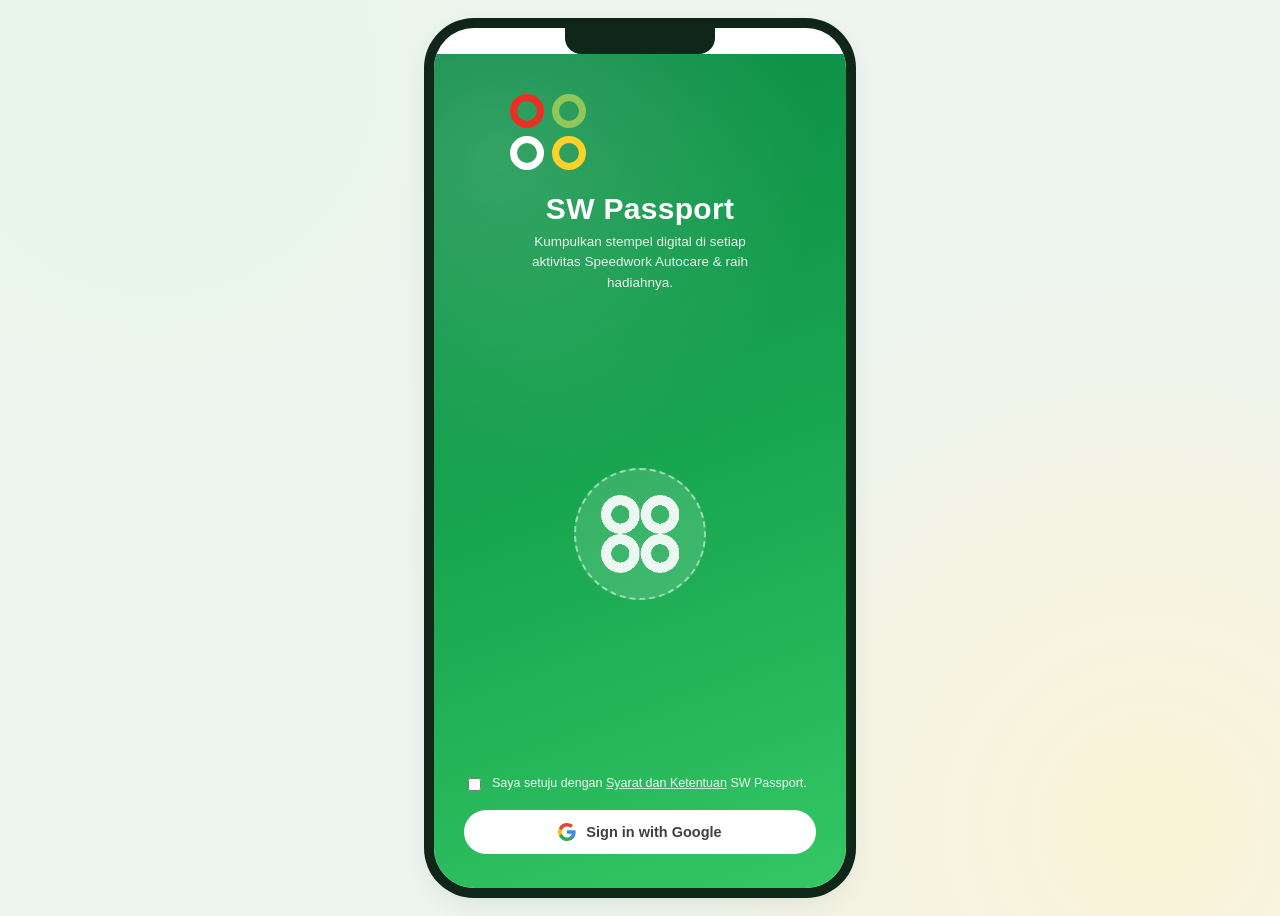
<file: speedwork-passport/index.html>
<!doctype html>
<html lang="id">
<head>
<meta charset="utf-8">
<meta name="viewport" content="width=device-width, initial-scale=1, viewport-fit=cover">
<title>SW Passport — Speedwork Autocare</title>
<link rel="stylesheet" href="css/style.css">
</head>
<body>
<div class="phone" id="phone">
  <div class="phone__notch"></div>

  <!-- ================= LOGIN ================= -->
  <section class="screen is-active" id="screen-login">
    <div class="login">
      <div>
        <div class="login__dots"><span></span><span></span><span></span><span></span></div>
        <h1 class="login__title">SW Passport</h1>
        <p class="login__subtitle">Kumpulkan stempel digital di setiap aktivitas Speedwork Autocare &amp; raih hadiahnya.</p>
      </div>

      <div class="login__badge"><img src="assets/speedwork-mark.png" alt="" style="width:78px;height:78px;object-fit:contain;filter:brightness(0) invert(1);opacity:.9"></div>

      <div class="login__foot">
        <label class="login__terms">
          <input type="checkbox" id="tnc-check">
          <span>Saya setuju dengan <u id="tnc-link">Syarat dan Ketentuan</u> SW Passport.</span>
        </label>
        <button class="btn--google" id="btn-google" disabled>
          <svg width="18" height="18" viewBox="0 0 18 18"><path fill="#4285F4" d="M17.64 9.2c0-.64-.06-1.25-.16-1.84H9v3.48h4.84a4.14 4.14 0 0 1-1.8 2.72v2.26h2.9c1.7-1.56 2.7-3.87 2.7-6.62z"/><path fill="#34A853" d="M9 18c2.43 0 4.47-.8 5.96-2.18l-2.9-2.26c-.8.54-1.84.86-3.06.86-2.35 0-4.34-1.59-5.05-3.72H.98v2.33A9 9 0 0 0 9 18z"/><path fill="#FBBC05" d="M3.95 10.7A5.4 5.4 0 0 1 3.67 9c0-.59.1-1.17.28-1.7V4.97H.98A9 9 0 0 0 0 9c0 1.45.35 2.83.98 4.03l2.97-2.33z"/><path fill="#EA4335" d="M9 3.58c1.32 0 2.51.45 3.44 1.35l2.58-2.58C13.46.89 11.43 0 9 0A9 9 0 0 0 .98 4.97L3.95 7.3C4.66 5.17 6.65 3.58 9 3.58z"/></svg>
          Sign in with Google
        </button>
      </div>
    </div>
  </section>

  <!-- ================= HOME ================= -->
  <section class="screen" id="screen-home">
    <div class="topbar">
      <div class="topbar__brand"><img src="assets/speedwork-logo.png" alt="Speedwork Autocare"></div>
      <button class="topbar__back" id="btn-notif-bell" title="Notifikasi"><span data-icon="bell"></span></button>
    </div>
    <div class="screen__scroll">
      <div class="profile-card" id="profile-card">
        <div class="profile-card__avatar" id="home-avatar">D</div>
        <div>
          <div class="profile-card__name" id="home-name">-</div>
          <div class="profile-card__id" id="home-gtid">-</div>
        </div>
        <div class="profile-card__chevron"><span data-icon="chevron"></span></div>
      </div>

      <div class="banner" id="banner-install">
        <div class="banner__icon"><span data-icon="download"></span></div>
        <div>
          <div class="banner__title">Install Aplikasi</div>
          <div class="banner__desc">Tambahkan SW Passport ke HP Anda.</div>
        </div>
        <div class="banner__action">
          <button class="btn btn--pill-sm" id="btn-install">Install</button>
          <button class="btn btn--ghost" id="btn-install-skip" style="padding:6px 6px;font-size:11.5px">Skip</button>
        </div>
      </div>

      <div class="banner" id="banner-notif">
        <div class="banner__icon"><span data-icon="bell"></span></div>
        <div>
          <div class="banner__title">Notifikasi</div>
          <div class="banner__desc">Terima update passport di HP ini.</div>
        </div>
        <div class="banner__action">
          <button class="btn btn--pill-sm" id="btn-notif">Aktifkan</button>
        </div>
      </div>

      <div class="progress-block">
        <div class="progress-block__head">
          <div class="progress-block__label">Progres Stamp</div>
          <div class="progress-block__count"><span id="home-progress-num">0/9</span><br><small>Stamp Terkumpul</small></div>
        </div>
        <div class="progress-bar"><div class="progress-bar__fill" id="home-progress-fill" style="width:0%"></div></div>
      </div>

      <div class="section-title" style="margin-top:20px">Event Aktif</div>
      <div class="passport-cover" id="open-passport">
        <div class="passport-cover__label" id="active-event-label">SPEEDWORK AUTOCARE</div>
        <div class="passport-cover__title" id="active-event-title">SW Passport 2026</div>
        <div class="passport-cover__badge" id="passport-cover-mark"></div>
        <div class="passport-cover__foot"><span>Buka Passport</span><span data-icon="chevron"></span></div>
      </div>

      <div class="section-title">Riwayat Event</div>
      <div id="event-history-list" class="stamplist" style="margin-top:0"></div>

      <div class="section-title"><span data-icon="id"></span> Menu Cepat</div>
      <div class="stamplist" style="margin-top:0">
        <div class="stampitem" id="quick-area">
          <div class="stampitem__num"><span data-icon-color="area"></span></div>
          <div><div class="stampitem__name">Cari Bengkel Terdekat</div><div class="stampitem__desc">Lihat lokasi booth &amp; bengkel mitra</div></div>
          <div class="stampitem__status" style="border:none"><span data-icon="chevron"></span></div>
        </div>
        <div class="stampitem" id="quick-gallery">
          <div class="stampitem__num"><span data-icon-color="gallery"></span></div>
          <div><div class="stampitem__name">Galeri &amp; Promo</div><div class="stampitem__desc">Katalog produk &amp; keseruan event</div></div>
          <div class="stampitem__status" style="border:none"><span data-icon="chevron"></span></div>
        </div>
      </div>
    </div>
    <div class="bottomnav" data-nav></div>
  </section>

  <!-- ================= PASSPORT ================= -->
  <section class="screen" id="screen-passport">
    <div class="topbar">
      <button class="topbar__back" data-go="screen-home"><span data-icon="back"></span></button>
      <div class="topbar__title" id="passport-topbar-title">SW Passport</div>
      <button class="btn btn--pill-sm" id="btn-switch-event" style="margin-left:auto">Ganti Event</button>
    </div>
    <div class="screen__scroll">
      <div class="event-status" id="event-status-banner" style="display:none">
        <span data-icon="check"></span> <span id="event-status-text">Event ini sudah selesai</span>
      </div>
      <div class="passport-book-wrap">
        <div class="passport-book" id="passport-book">
          <div class="passport-book__head">
            <div class="passport-book__event" id="passport-book-event">SPEEDWORK SERVICE PASSPORT 2026</div>
            <div class="passport-book__sub" id="passport-book-sub">Ikuti alur di bawah &amp; kumpulkan seluruh stempel</div>
          </div>
          <div class="stampmap" id="stampmap">
            <svg class="connectors" id="stampmap-svg"></svg>
          </div>
        </div>
        <div class="passport-ribbon" id="passport-ribbon" style="display:none">Event Selesai</div>
      </div>

      <div class="viewtabs">
        <button class="is-active" id="tab-map" data-view="map">Peta Perjalanan</button>
        <button id="tab-list" data-view="list">Daftar Stamp</button>
      </div>

      <div class="stamplist" id="stamplist" style="display:none"></div>
    </div>
    <div class="bottomnav" data-nav></div>
  </section>

  <!-- ================= AREA ================= -->
  <section class="screen" id="screen-area">
    <div class="topbar">
      <button class="topbar__back" data-go="screen-home"><span data-icon="back"></span></button>
      <div class="topbar__title">Area &amp; Lokasi</div>
    </div>
    <div class="screen__scroll">
      <div class="map-placeholder">Peta lokasi booth &amp; bengkel mitra Speedwork Autocare<br>(ilustrasi — data contoh)</div>
      <div id="branch-list"></div>
    </div>
    <div class="bottomnav" data-nav></div>
  </section>

  <!-- ================= GALLERY ================= -->
  <section class="screen" id="screen-gallery">
    <div class="topbar">
      <button class="topbar__back" data-go="screen-home"><span data-icon="back"></span></button>
      <div class="topbar__title">Gallery</div>
    </div>
    <div class="screen__scroll">
      <div class="gallery-grid" id="gallery-grid"></div>
    </div>
    <div class="bottomnav" data-nav></div>
  </section>

  <!-- ================= PROFILE / GT.ID ================= -->
  <section class="screen" id="screen-profile">
    <div class="topbar">
      <button class="topbar__back" data-go="screen-home"><span data-icon="back"></span></button>
      <div class="topbar__title">SW.ID</div>
    </div>
    <div class="screen__scroll">
      <div class="id-card">
        <div class="id-card__avatar" id="profile-avatar">D</div>
        <div class="id-card__name" id="profile-name">-</div>
        <div class="id-card__id" id="profile-gtid">-</div>
        <canvas id="profile-qr" width="180" height="180"></canvas>
      </div>
      <div class="stat-row">
        <div class="stat-box"><div class="stat-box__num" id="profile-stamps">0/9</div><div class="stat-box__label">Stamp Terkumpul</div></div>
        <div class="stat-box"><div class="stat-box__num" id="profile-since">-</div><div class="stat-box__label">Member Sejak</div></div>
      </div>
      <button class="btn btn--outline btn--block" id="btn-logout" style="margin-top:18px">Keluar Akun</button>
    </div>
    <div class="bottomnav" data-nav></div>
  </section>

  <!-- ============ OVERLAY: stamp detail / QR ============ -->
  <div class="overlay" id="overlay-stamp">
    <div class="sheet">
      <button class="sheet__close" data-close-overlay><span data-icon="close"></span></button>
      <div id="stampdetail-icon" style="width:44px;height:44px;border-radius:12px;background:var(--green-pale);color:var(--green-dark);display:flex;align-items:center;justify-content:center;margin-bottom:10px"></div>
      <div class="sheet__title" id="stampdetail-title">Stamp</div>
      <div class="sheet__desc" id="stampdetail-desc">-</div>

      <div id="stampdetail-todo">
        <button class="btn btn--primary" id="btn-show-qr">Tunjukkan QR ke Staff</button>
      </div>

      <div id="stampdetail-qr" class="qrbox" style="display:none">
        <canvas id="qr-canvas"></canvas>
        <div class="qrbox__id" id="qr-gtid">SW.ID-000000</div>
        <div class="qrbox__hint">Tunjukkan QR ini ke staff Speedwork di lokasi</div>
        <div class="qrbox__status"><span class="dot-pulse"></span><span id="qr-status-text">Menunggu discan staff…</span></div>
      </div>

      <div id="stampdetail-done" style="display:none;text-align:center;padding:6px 0">
        <div style="color:var(--green-dark);font-weight:800;font-size:14px"><span data-icon="check"></span> Stamp sudah diklaim</div>
      </div>

      <div id="stampdetail-closed" style="display:none;text-align:center;padding:6px 0">
        <div style="color:var(--ink-soft);font-weight:700;font-size:13px">Event ini sudah selesai — stempel tidak bisa diklaim lagi.</div>
      </div>
    </div>
  </div>

  <!-- ============ OVERLAY: stamp claimed success ============ -->
  <div class="overlay" id="overlay-success">
    <div class="sheet">
      <div class="stampdone">
        <div class="stampdone__seal" id="success-seal"></div>
        <div class="stampdone__title" id="success-title">Stamp berhasil diklaim!</div>
        <div class="stampdone__desc" id="success-desc">Progres passport kamu bertambah.</div>
        <button class="btn btn--primary" data-close-overlay>Lanjutkan</button>
      </div>
    </div>
  </div>

  <!-- ============ OVERLAY: event switcher ============ -->
  <div class="overlay" id="overlay-events">
    <div class="sheet">
      <button class="sheet__close" data-close-overlay><span data-icon="close"></span></button>
      <div class="sheet__title">Pilih Event</div>
      <div class="sheet__desc">Passport dipakai untuk semua event offline Speedwork Autocare. Pilih event untuk lihat progres stempelnya.</div>
      <div id="event-switch-list" class="stamplist" style="margin-top:0"></div>
    </div>
  </div>

  <!-- ============ OVERLAY: T&C ============ -->
  <div class="overlay" id="overlay-tnc">
    <div class="sheet">
      <button class="sheet__close" data-close-overlay><span data-icon="close"></span></button>
      <div class="sheet__title">Syarat &amp; Ketentuan</div>
      <div class="sheet__desc">
        Ini adalah demo aplikasi gamifikasi SW Passport untuk Speedwork Autocare.
        Dengan melanjutkan, kamu setuju data nama &amp; progres stamp disimpan secara lokal
        di perangkat/browser ini untuk keperluan simulasi program passport.
      </div>
      <button class="btn btn--primary" data-close-overlay>Mengerti</button>
    </div>
  </div>

  <div class="toast" id="toast"></div>
</div>

<script src="js/app.js"></script>
<script src="js/customer.js"></script>
</body>
</html>
</file>
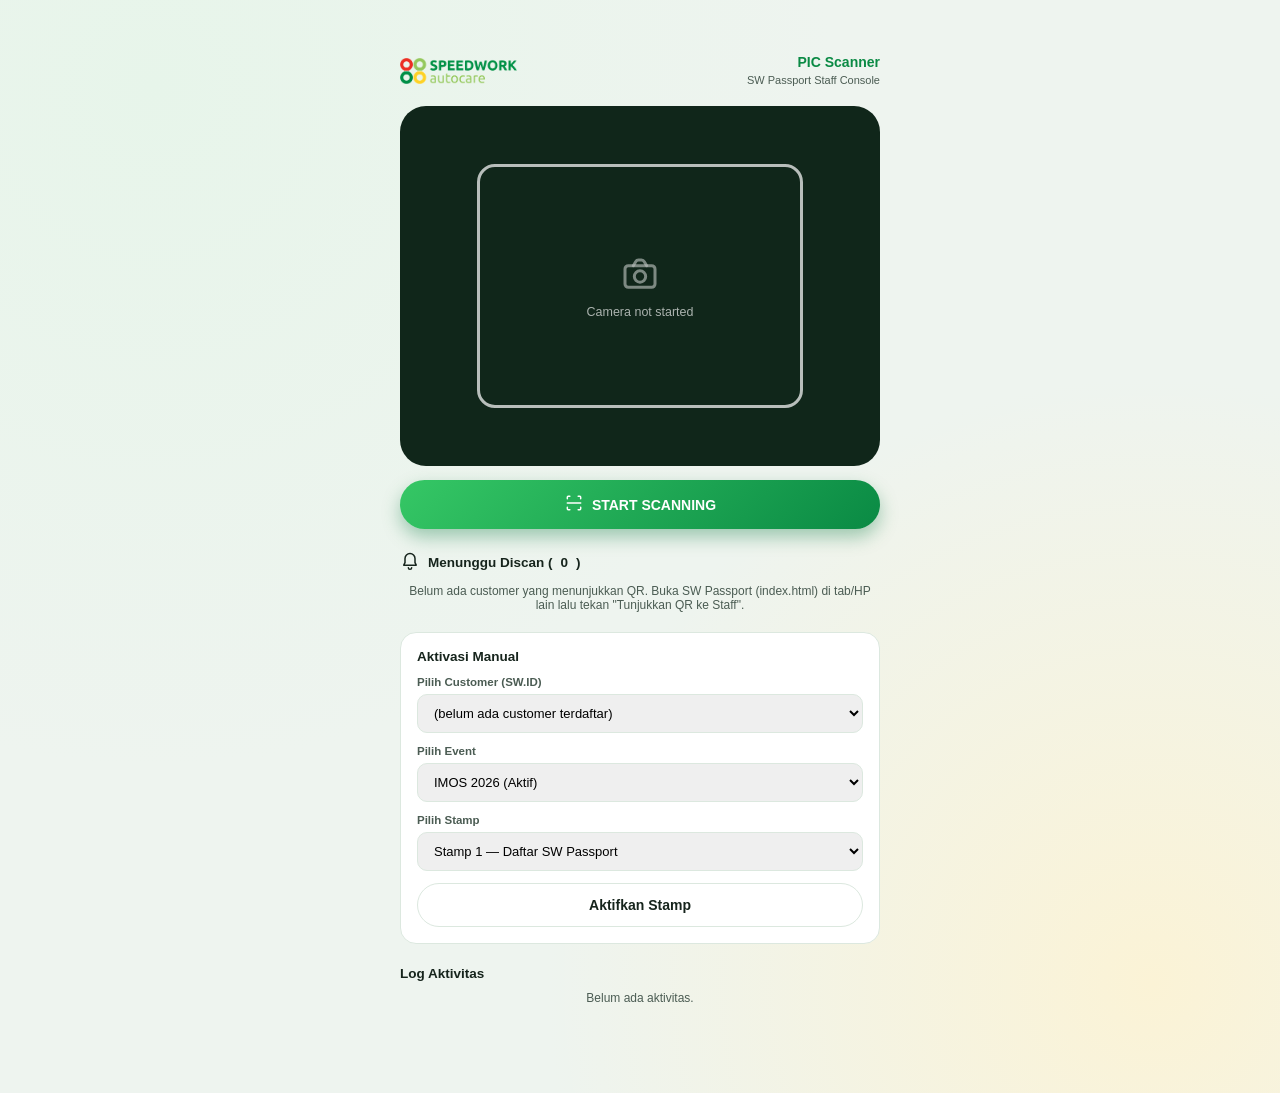
<file: speedwork-passport/staff.html>
<!doctype html>
<html lang="id">
<head>
<meta charset="utf-8">
<meta name="viewport" content="width=device-width, initial-scale=1, viewport-fit=cover">
<title>PIC Scanner — Speedwork Autocare</title>
<link rel="stylesheet" href="css/style.css">
<style>
  body{ align-items:flex-start; }
  .staff-page{ width:100%; padding:26px 16px 60px; }
</style>
</head>
<body>
<div class="staff-page">
  <div class="staff-wrap">
    <div class="staff-header">
      <img src="assets/speedwork-logo.png" alt="Speedwork Autocare">
      <div class="staff-header__title"><strong>PIC Scanner</strong><span>SW Passport Staff Console</span></div>
    </div>

    <div class="scanner-box" id="scanner-box">
      <video id="scanner-video" autoplay playsinline muted></video>
      <div class="scanner-box__frame"></div>
      <div class="scanner-box__scanline"></div>
      <div class="scanner-box__idle" id="scanner-idle">
        <span data-icon="camera"></span>
        <div>Camera not started</div>
      </div>
    </div>
    <button class="btn btn--primary" id="btn-start-scan"><span data-icon="scan"></span> START SCANNING</button>

    <div class="pending-list">
      <div class="section-title" style="margin-top:22px"><span data-icon="bell"></span> Menunggu Discan (<span id="pending-count">0</span>)</div>
      <div id="pending-items"></div>
      <div class="empty-hint" id="pending-empty">Belum ada customer yang menunjukkan QR. Buka SW Passport (index.html) di tab/HP lain lalu tekan "Tunjukkan QR ke Staff".</div>
    </div>

    <div class="manual-box">
      <div class="section-title" style="margin:0 0 12px">Aktivasi Manual</div>
      <label for="manual-gtid">Pilih Customer (SW.ID)</label>
      <select id="manual-gtid"></select>
      <label for="manual-event">Pilih Event</label>
      <select id="manual-event"></select>
      <label for="manual-stamp">Pilih Stamp</label>
      <select id="manual-stamp"></select>
      <button class="btn btn--outline btn--block" id="btn-manual-activate">Aktifkan Stamp</button>
    </div>

    <div class="log-list">
      <div class="section-title" style="margin-top:22px">Log Aktivitas</div>
      <div id="log-items"></div>
      <div class="empty-hint" id="log-empty">Belum ada aktivitas.</div>
    </div>
  </div>
</div>

<div class="toast" id="toast" style="position:fixed;bottom:26px;left:50%;transform:translateX(-50%)"></div>

<script src="js/app.js"></script>
<script src="js/staff.js"></script>
</body>
</html>
</file>
<file: speedwork-passport/css/style.css>
/* Speedwork Autocare — SW Passport gamification demo
   Green brand theme derived from the Speedwork Autocare logo. */

:root {
  --green-dark: #0a8a44;
  --green: #1aa851;
  --green-mid: #35c765;
  --green-light: #91c759;
  --green-pale: #e7f5ea;
  --green-pale-2: #d5efdc;
  --paper: #fbf6e8;
  --paper-dark: #f2e9cf;
  --paper-line: #e2d3a4;
  --paper-ink: #4a3c1e;
  --red: #eb2f23;
  --yellow: #fed22a;
  --ink: #16241c;
  --ink-soft: #4b5c53;
  --line: #dce8df;
  --bg: #eef4ef;
  --card: #ffffff;
  --shadow: 0 10px 30px rgba(0, 60, 30, 0.12);
  --shadow-sm: 0 2px 10px rgba(0, 60, 30, 0.08);
  --radius-lg: 26px;
  --radius-md: 16px;
  --radius-sm: 10px;
  font-size: 16px;
}

* { box-sizing: border-box; }

svg.ic { width: 20px; height: 20px; flex-shrink: 0; display: inline-block; }
svg.ic-color { width: 26px; height: 26px; flex-shrink: 0; display: inline-block; }

html, body {
  margin: 0;
  padding: 0;
  background: var(--bg);
  color: var(--ink);
  font-family: "Segoe UI", Roboto, Helvetica, Arial, sans-serif;
  -webkit-font-smoothing: antialiased;
}

body {
  min-height: 100vh;
  background:
    radial-gradient(circle at 12% 8%, var(--green-pale) 0%, transparent 45%),
    radial-gradient(circle at 90% 90%, #fbf3d6 0%, transparent 40%),
    var(--bg);
  display: flex;
  align-items: flex-start;
  justify-content: center;
  padding: 28px 12px;
}

a { color: inherit; }
button { font-family: inherit; }

/* ---------- Phone shell ---------- */

.phone {
  position: relative;
  width: 100%;
  max-width: 412px;
  min-height: 860px;
  background: var(--card);
  border-radius: 40px;
  box-shadow: var(--shadow), 0 0 0 10px #10261a;
  overflow: hidden;
  display: flex;
  flex-direction: column;
}

.phone__notch {
  position: absolute;
  top: 0;
  left: 50%;
  transform: translateX(-50%);
  width: 150px;
  height: 26px;
  background: #10261a;
  border-radius: 0 0 16px 16px;
  z-index: 40;
}

.screen {
  flex: 1;
  display: none;
  flex-direction: column;
  min-height: 100%;
  padding-top: 26px;
}

.screen.is-active { display: flex; }

.screen__scroll {
  flex: 1;
  overflow-y: auto;
  padding: 18px 18px 100px;
}
.screen__scroll::-webkit-scrollbar { width: 0; }

/* ---------- Top bar ---------- */

.topbar {
  display: flex;
  align-items: center;
  gap: 10px;
  padding: 14px 16px 10px;
  background: var(--card);
}

.topbar__brand {
  display: flex;
  align-items: center;
  gap: 8px;
  flex: 1;
}

.topbar__brand img { height: 20px; }

.topbar__back {
  width: 34px;
  height: 34px;
  border-radius: 50%;
  border: none;
  background: var(--green-pale);
  color: var(--green-dark);
  font-size: 16px;
  display: flex;
  align-items: center;
  justify-content: center;
  cursor: pointer;
}

.topbar__title {
  font-weight: 800;
  font-size: 15px;
  letter-spacing: .02em;
  color: var(--green-dark);
  flex: 1;
  min-width: 0;
  overflow: hidden;
  text-overflow: ellipsis;
  white-space: nowrap;
}

/* ---------- Buttons ---------- */

.btn {
  border: none;
  border-radius: 999px;
  padding: 13px 18px;
  font-weight: 700;
  font-size: 14px;
  cursor: pointer;
  display: inline-flex;
  align-items: center;
  justify-content: center;
  gap: 8px;
  transition: transform .12s ease, box-shadow .12s ease;
}
.btn:active { transform: scale(.97); }

.btn--primary {
  background: linear-gradient(135deg, var(--green-mid), var(--green-dark));
  color: #fff;
  box-shadow: 0 8px 18px rgba(0, 117, 58, 0.35);
  width: 100%;
}

.btn--outline {
  background: #fff;
  border: 1.5px solid var(--line);
  color: var(--ink);
}

.btn--pill-sm {
  padding: 7px 14px;
  font-size: 12.5px;
  background: var(--green-dark);
  color: #fff;
}

.btn--ghost {
  background: transparent;
  color: var(--green-dark);
  font-weight: 700;
}

.btn--block { width: 100%; }
.btn[disabled] { opacity: .55; cursor: default; }

/* ---------- Login screen ---------- */

.login {
  flex: 1;
  display: flex;
  flex-direction: column;
  align-items: center;
  justify-content: space-between;
  padding: 40px 30px 34px;
  background:
    radial-gradient(circle at 15% 12%, rgba(255,255,255,.16) 0, transparent 40%),
    linear-gradient(160deg, var(--green-dark) 0%, var(--green) 55%, var(--green-mid) 100%);
  color: #fff;
  text-align: center;
}

.login__dots {
  display: grid;
  grid-template-columns: repeat(2, 34px);
  gap: 8px;
  margin-bottom: 22px;
}
.login__dots span {
  width: 34px; height: 34px; border-radius: 50%;
  border: 7px solid;
  background: transparent;
}
.login__dots span:nth-child(1) { border-color: var(--red); }
.login__dots span:nth-child(2) { border-color: var(--green-light); }
.login__dots span:nth-child(3) { border-color: #fff; }
.login__dots span:nth-child(4) { border-color: var(--yellow); }

.login__title {
  font-size: 30px;
  font-weight: 800;
  letter-spacing: .01em;
  margin: 0 0 6px;
}
.login__subtitle {
  font-size: 13.5px;
  opacity: .88;
  max-width: 260px;
  line-height: 1.5;
  margin: 0;
}

.login__badge {
  width: 132px;
  height: 132px;
  border-radius: 50%;
  background: rgba(255,255,255,.14);
  display: flex;
  align-items: center;
  justify-content: center;
  margin: 26px 0;
  border: 2px dashed rgba(255,255,255,.5);
}
.login__badge svg { width: 74px; height: 74px; }

.login__foot { width: 100%; }

.login__terms {
  display: flex;
  align-items: flex-start;
  gap: 8px;
  font-size: 12.5px;
  color: rgba(255,255,255,.92);
  text-align: left;
  margin-bottom: 16px;
  line-height: 1.4;
}
.login__terms input { margin-top: 3px; }
.login__terms u { text-decoration-color: rgba(255,255,255,.7); cursor: pointer; }

.btn--google {
  width: 100%;
  background: #fff;
  color: #3c4043;
  border-radius: 999px;
  padding: 13px 18px;
  font-weight: 700;
  font-size: 14.5px;
  display: flex;
  align-items: center;
  justify-content: center;
  gap: 10px;
  border: none;
  cursor: pointer;
}
.btn--google img { width: 18px; height: 18px; }

/* ---------- Home ---------- */

.card {
  background: var(--card);
  border-radius: var(--radius-md);
  box-shadow: var(--shadow-sm);
  padding: 16px;
}

.profile-card {
  display: flex;
  align-items: center;
  gap: 12px;
  border-radius: var(--radius-md);
  padding: 14px 16px;
  background: linear-gradient(120deg, var(--green-dark), var(--green-mid));
  color: #fff;
  box-shadow: 0 10px 22px rgba(0,117,58,.28);
}
.profile-card__avatar {
  width: 46px; height: 46px; border-radius: 50%;
  background: rgba(255,255,255,.22);
  display: flex; align-items: center; justify-content: center;
  font-weight: 800; font-size: 17px;
  flex-shrink: 0;
}
.profile-card__name { font-weight: 800; font-size: 15px; }
.profile-card__id { font-size: 11.5px; opacity: .85; letter-spacing: .02em; }
.profile-card__chevron { margin-left: auto; opacity: .8; }

.banner {
  display: flex;
  align-items: center;
  gap: 12px;
  padding: 12px 14px;
  border-radius: var(--radius-sm);
  border: 1px solid var(--line);
  background: #fff;
  margin-top: 10px;
}
.banner__icon {
  width: 34px; height: 34px; border-radius: 10px;
  background: var(--green-pale);
  color: var(--green-dark);
  display: flex; align-items: center; justify-content: center;
  flex-shrink: 0;
}
.banner__title { font-weight: 700; font-size: 13px; }
.banner__desc { font-size: 11.5px; color: var(--ink-soft); margin-top: 1px; }
.banner__action { margin-left: auto; flex-shrink: 0; }
.banner.is-dismissed { display: none; }

.progress-block { margin-top: 16px; }
.progress-block__head {
  display: flex; align-items: baseline; justify-content: space-between;
  margin-bottom: 8px;
}
.progress-block__label { font-weight: 800; font-size: 13.5px; }
.progress-block__count { font-weight: 800; font-size: 15px; color: var(--green-dark); }
.progress-block__count small { font-weight: 600; font-size: 10.5px; color: var(--ink-soft); }

.progress-bar {
  height: 9px;
  border-radius: 999px;
  background: var(--green-pale-2);
  overflow: hidden;
}
.progress-bar__fill {
  height: 100%;
  background: linear-gradient(90deg, var(--green-light), var(--green-dark));
  border-radius: 999px;
  transition: width .4s ease;
}

.passport-cover {
  margin-top: 18px;
  border-radius: var(--radius-lg);
  background: linear-gradient(150deg, var(--green-dark), var(--green) 60%, var(--green-mid));
  color: #fff;
  padding: 22px 20px 20px;
  position: relative;
  overflow: hidden;
  cursor: pointer;
  box-shadow: 0 14px 26px rgba(0,117,58,.3);
}
.passport-cover::after {
  content: "";
  position: absolute; right: -30px; bottom: -30px;
  width: 130px; height: 130px; border-radius: 50%;
  background: rgba(255,255,255,.08);
}
.passport-cover__label {
  font-size: 10.5px; letter-spacing: .16em; opacity: .8; font-weight: 700;
}
.passport-cover__title { font-size: 20px; font-weight: 800; margin: 6px 0 22px; }
.passport-cover__badge svg { width: 46px; height: 46px; }
.passport-cover__foot {
  display: flex; align-items: center; justify-content: space-between;
  font-size: 11.5px; font-weight: 700; opacity: .9;
}

.section-title {
  font-weight: 800; font-size: 13.5px;
  margin: 22px 0 10px;
  color: var(--ink);
  display: flex; align-items: center; gap: 8px;
}

/* ---------- Passport journey view ---------- */

.passport-book-wrap {
  position: relative;
}

.passport-book {
  border-radius: var(--radius-lg);
  background:
    radial-gradient(circle at 8% 6%, rgba(120,90,40,.05), transparent 12%),
    radial-gradient(circle at 92% 90%, rgba(120,90,40,.05), transparent 12%),
    radial-gradient(circle at 30% 70%, rgba(120,90,40,.04), transparent 40%),
    radial-gradient(circle at 75% 25%, rgba(120,90,40,.04), transparent 35%),
    linear-gradient(180deg, var(--paper), var(--paper-dark));
  border: 1px solid var(--paper-line);
  padding: 18px 14px 20px;
  box-shadow: var(--shadow-sm), inset 0 0 46px rgba(120, 90, 40, .1);
  overflow: hidden;
  position: relative;
  transition: filter .3s ease;
}
.passport-book::before {
  content: "";
  position: absolute; left: 50%; top: 8px; bottom: 8px; width: 3px;
  background: linear-gradient(180deg, transparent, rgba(120,90,40,.3) 12%, rgba(120,90,40,.3) 88%, transparent);
  transform: translateX(-50%);
  box-shadow: 0 0 10px rgba(120,90,40,.18);
  pointer-events: none;
}
.passport-book::after {
  content: "";
  position: absolute; right: 0; bottom: 0; width: 30px; height: 30px;
  background: linear-gradient(135deg, transparent 52%, rgba(120,90,40,.22) 53%, rgba(120,90,40,.08) 68%, transparent 70%);
  pointer-events: none;
}
.passport-book.is-closed {
  filter: grayscale(0.75) brightness(0.9) sepia(0.15);
}

.passport-ribbon {
  position: absolute;
  top: 16px; right: -38px;
  width: 150px;
  padding: 6px 0;
  text-align: center;
  background: linear-gradient(180deg, #eb2f23, #b31f16);
  color: #fff;
  font-weight: 800;
  font-size: 11px;
  letter-spacing: .04em;
  text-transform: uppercase;
  transform: rotate(38deg);
  box-shadow: 0 3px 10px rgba(0,0,0,.35);
  z-index: 10;
  pointer-events: none;
}

.passport-book__head {
  text-align: center;
  margin-bottom: 6px;
}
.passport-book__event { font-weight: 800; font-size: 15px; color: var(--paper-ink); letter-spacing: .02em; }
.passport-book__sub { font-size: 11px; color: rgba(74,60,30,.65); margin-top: 2px; }

.stampmap {
  position: relative;
  width: 100%;
  height: 380px;
  border-radius: 18px;
  overflow: hidden;
  background:
    radial-gradient(circle at 15% 20%, rgba(120,90,40,.05), transparent 30%),
    radial-gradient(circle at 80% 75%, rgba(120,90,40,.05), transparent 30%),
    radial-gradient(circle at 60% 15%, rgba(23,165,88,.05), transparent 35%),
    linear-gradient(175deg, #f7f0dc, #efe4c4);
  box-shadow: inset 0 0 30px rgba(120,90,40,.12);
}
.stampmap svg.connectors { position: absolute; inset: 0; width: 100%; height: 100%; overflow: visible; }

.road-base { fill: none; stroke: rgba(120,90,40,.25); stroke-width: 9; stroke-linecap: round; stroke-linejoin: round; }
.road-progress {
  fill: none; stroke: url(#roadProgressGrad); stroke-width: 9; stroke-linecap: round; stroke-linejoin: round;
  filter: drop-shadow(0 1px 2px rgba(120,90,40,.3));
  transition: stroke-dashoffset 1s cubic-bezier(.34,1.1,.4,1);
}
.road-dash {
  fill: none; stroke: rgba(74,60,30,.55); stroke-width: 1.6; stroke-dasharray: 5 8;
  stroke-linecap: round; stroke-linejoin: round;
}

.route-flag {
  position: absolute; transform: translate(calc(-50% + 22px), -48px);
  filter: drop-shadow(0 2px 3px rgba(0,0,0,.5));
  pointer-events: none;
  z-index: 4;
}

.route-car {
  position: absolute;
  width: 28px; height: 28px;
  margin-left: -14px; margin-top: -14px;
  display: flex; align-items: center; justify-content: center;
  background: #fff;
  border-radius: 50%;
  box-shadow: 0 4px 10px rgba(0,0,0,.4), 0 0 0 3px rgba(254,210,42,.5);
  z-index: 6;
  transition: left .8s cubic-bezier(.4,0,.2,1), top .8s cubic-bezier(.4,0,.2,1);
  animation: carFloat 1.6s ease-in-out infinite;
}
@keyframes carFloat {
  0%, 100% { transform: translateY(0) rotate(-4deg); }
  50% { transform: translateY(-3px) rotate(4deg); }
}

.stampnode {
  position: absolute;
  width: 76px;
  transform: translate(-50%, -50%);
  text-align: center;
  z-index: 3;
  animation: nodePop .5s cubic-bezier(.34,1.56,.64,1) both;
  animation-delay: calc(var(--i, 0) * 70ms);
}
@keyframes nodePop {
  0% { transform: translate(-50%, -50%) scale(0.3); opacity: 0; }
  65% { transform: translate(-50%, -50%) scale(1.14); opacity: 1; }
  100% { transform: translate(-50%, -50%) scale(1); opacity: 1; }
}
.stampnode__circle {
  width: 54px; height: 54px; border-radius: 50%;
  margin: 0 auto 6px;
  background: #fffaf0;
  border: 2.5px solid rgba(120,90,40,.3);
  display: flex; align-items: center; justify-content: center;
  font-weight: 800; font-size: 15px;
  color: var(--paper-ink);
  box-shadow: 0 3px 8px rgba(120,90,40,.25);
  cursor: pointer;
  position: relative;
  transition: transform .15s ease, box-shadow .15s ease;
}
.stampnode__circle:hover { transform: scale(1.08); }
.stampnode__circle.is-tapped { animation: tapBounce .32s ease; }
@keyframes tapBounce {
  0% { transform: scale(1); }
  35% { transform: scale(.84); }
  70% { transform: scale(1.1); }
  100% { transform: scale(1); }
}
.stampnode__circle svg.ic-color { width: 30px; height: 30px; }
.stampnode__label {
  font-size: 9.5px; font-weight: 700; line-height: 1.2; color: var(--paper-ink);
}
.stampnode.is-done .stampnode__circle {
  background: linear-gradient(140deg, #fffdf5, #fbf1d0);
  border-color: var(--green-dark);
  box-shadow: 0 3px 10px rgba(120,90,40,.3), 0 0 0 3px rgba(10,138,68,.15);
}
.stampnode.is-done .stampnode__label { color: var(--green-dark); font-weight: 800; }
.stampnode__check {
  position: absolute; top: -4px; right: -4px;
  width: 18px; height: 18px; border-radius: 50%;
  background: var(--yellow); color: #6b4e00;
  display: flex; align-items: center; justify-content: center;
  font-size: 11px; box-shadow: 0 2px 6px rgba(0,0,0,.35);
  opacity: 0; transform: scale(.4);
  transition: all .25s cubic-bezier(.34,1.56,.64,1);
}
.stampnode.is-done .stampnode__check { opacity: 1; transform: scale(1); }

.stampnode.is-next .stampnode__circle {
  border-color: var(--green-light);
  box-shadow: 0 0 0 0 rgba(145, 199, 89, .6);
  animation: pulseRing 1.8s infinite;
}
@keyframes pulseRing {
  0% { box-shadow: 0 3px 8px rgba(0,0,0,.35), 0 0 0 0 rgba(145, 199, 89, .55); }
  70% { box-shadow: 0 3px 8px rgba(0,0,0,.35), 0 0 0 12px rgba(145, 199, 89, 0); }
  100% { box-shadow: 0 3px 8px rgba(0,0,0,.35), 0 0 0 0 rgba(145, 199, 89, 0); }
}
.stampnode.is-next .stampnode__label { color: var(--green-light); font-weight: 800; }

.viewtabs {
  display: flex;
  background: var(--green-pale);
  border-radius: 999px;
  padding: 4px;
  margin-top: 16px;
}
.viewtabs button {
  flex: 1; border: none; background: transparent;
  padding: 9px 0; border-radius: 999px; font-weight: 700; font-size: 12.5px;
  color: var(--green-dark); cursor: pointer;
}
.viewtabs button.is-active { background: var(--green-dark); color: #fff; }

.viewtabs {
  display: flex;
  background: var(--green-pale);
  border-radius: 999px;
  padding: 4px;
  margin-top: 16px;
}
.viewtabs button {
  flex: 1; border: none; background: transparent;
  padding: 9px 0; border-radius: 999px; font-weight: 700; font-size: 12.5px;
  color: var(--green-dark); cursor: pointer;
}
.viewtabs button.is-active { background: var(--green-dark); color: #fff; }

/* ---------- Stamp checklist ---------- */

.stamplist { margin-top: 14px; display: flex; flex-direction: column; gap: 10px; }
.stampitem {
  display: flex; align-items: center; gap: 12px;
  background: #fff; border: 1px solid var(--line);
  border-radius: var(--radius-sm); padding: 12px 14px;
  cursor: pointer;
}
.stampitem__num {
  width: 34px; height: 34px; border-radius: 50%;
  background: var(--green-pale); color: var(--green-dark);
  font-weight: 800; font-size: 12.5px;
  display: flex; align-items: center; justify-content: center;
  flex-shrink: 0;
}
.stampitem__num svg.ic-color { width: 24px; height: 24px; }
.stampitem__name { font-weight: 700; font-size: 13px; }
.stampitem__desc { font-size: 11px; color: var(--ink-soft); margin-top: 1px; }
.stampitem__status {
  margin-left: auto; width: 26px; height: 26px; border-radius: 50%;
  border: 2px solid var(--line);
  display: flex; align-items: center; justify-content: center; flex-shrink: 0;
}
.stampitem.is-done { border-color: var(--green-light); background: var(--green-pale); }
.stampitem.is-done .stampitem__num { background: var(--green-dark); color: #fff; }
.stampitem.is-done .stampitem__status { background: var(--green-dark); border-color: var(--green-dark); color: #fff; }

.stampitem__badge {
  margin-left: auto; flex-shrink: 0; white-space: nowrap;
  font-size: 10.5px; font-weight: 800; padding: 5px 11px; border-radius: 999px;
  background: var(--green-pale); color: var(--green-dark);
}
.stampitem__badge.is-complete { background: var(--yellow); color: #6b4e00; }
.stampitem__badge.is-active { background: var(--green-dark); color: #fff; }
.stampitem.is-current { border-color: var(--green-mid); background: var(--green-pale); }

.event-status {
  display: flex; align-items: center; gap: 8px;
  background: var(--green-pale); color: var(--green-dark);
  font-weight: 700; font-size: 12.5px; padding: 10px 14px; border-radius: var(--radius-sm);
  margin-bottom: 14px;
}

/* ---------- Bottom nav ---------- */

.bottomnav {
  position: absolute;
  left: 0; right: 0; bottom: 0;
  background: #fff;
  border-top: 1px solid var(--line);
  display: flex;
  padding: 8px 6px calc(10px + env(safe-area-inset-bottom));
  z-index: 30;
}
.bottomnav button {
  flex: 1;
  border: none; background: transparent;
  display: flex; flex-direction: column; align-items: center; gap: 4px;
  padding: 6px 0; font-size: 10.5px; font-weight: 700;
  color: #9fb0a6; cursor: pointer;
}
.bottomnav button svg { width: 21px; height: 21px; }
.bottomnav button.is-active { color: var(--green-dark); }

/* ---------- Modal / sheet ---------- */

.overlay {
  position: absolute; inset: 0;
  background: rgba(10, 30, 18, .5);
  display: none;
  align-items: flex-end;
  z-index: 60;
}
.overlay.is-open { display: flex; }

.sheet {
  width: 100%;
  background: #fff;
  border-radius: 26px 26px 0 0;
  padding: 22px 22px calc(26px + env(safe-area-inset-bottom));
  max-height: 82%;
  overflow-y: auto;
  animation: sheetUp .22s ease;
}
@keyframes sheetUp {
  from { transform: translateY(24px); opacity: 0; }
  to { transform: translateY(0); opacity: 1; }
}

.sheet__close {
  width: 30px; height: 30px; border-radius: 50%;
  border: none; background: var(--green-pale); color: var(--green-dark);
  float: right; cursor: pointer; font-size: 14px;
}

.sheet__title { font-weight: 800; font-size: 16px; margin: 4px 0 4px; }
.sheet__desc { font-size: 12.5px; color: var(--ink-soft); line-height: 1.5; margin-bottom: 16px; }

.qrbox {
  background: var(--green-pale);
  border-radius: var(--radius-md);
  padding: 18px;
  text-align: center;
}
.qrbox canvas {
  border-radius: 12px;
  background: #fff;
  padding: 10px;
  box-shadow: var(--shadow-sm);
}
.qrbox__id { font-weight: 800; font-size: 13px; margin-top: 12px; letter-spacing: .03em; }
.qrbox__hint { font-size: 11.5px; color: var(--ink-soft); margin-top: 4px; }
.qrbox__status {
  margin-top: 14px;
  display: inline-flex; align-items: center; gap: 7px;
  font-size: 11.5px; font-weight: 700; color: var(--green-dark);
  background: #fff; padding: 7px 14px; border-radius: 999px;
}
.dot-pulse {
  width: 7px; height: 7px; border-radius: 50%; background: var(--green-mid);
  animation: pulse 1.1s infinite ease-in-out;
}
@keyframes pulse { 0%,100%{opacity:.3} 50%{opacity:1} }

.stampdone {
  text-align: center;
  padding: 10px 4px 4px;
}
.stampdone__seal {
  width: 108px; height: 108px; margin: 0 auto 16px;
}
.stampdone__title { font-size: 18px; font-weight: 800; color: var(--green-dark); }
.stampdone__desc { font-size: 12.5px; color: var(--ink-soft); margin: 6px 0 20px; }

/* ---------- Area / Gallery ---------- */

.branch-card {
  display: flex; gap: 12px; align-items: flex-start;
  background: #fff; border: 1px solid var(--line);
  border-radius: var(--radius-sm); padding: 13px 14px; margin-bottom: 10px;
}
.branch-card__pin {
  width: 36px; height: 36px; border-radius: 10px;
  background: var(--green-pale); color: var(--green-dark);
  display: flex; align-items: center; justify-content: center; flex-shrink: 0;
}
.branch-card__name { font-weight: 700; font-size: 13px; }
.branch-card__addr { font-size: 11.5px; color: var(--ink-soft); margin-top: 2px; line-height: 1.4; }
.branch-card__tag {
  font-size: 10px; font-weight: 700; color: var(--green-dark);
  background: var(--green-pale); border-radius: 6px; padding: 2px 7px;
  display: inline-block; margin-top: 6px;
}

.map-placeholder {
  height: 150px;
  border-radius: var(--radius-md);
  background:
    radial-gradient(circle at 30% 30%, rgba(0,143,71,.18), transparent 45%),
    radial-gradient(circle at 75% 65%, rgba(254,210,42,.22), transparent 40%),
    var(--green-pale);
  border: 1px dashed var(--green-light);
  display: flex; align-items: center; justify-content: center;
  color: var(--green-dark); font-weight: 700; font-size: 12px;
  margin-bottom: 14px; text-align: center; padding: 10px;
}

.gallery-grid {
  display: grid; grid-template-columns: repeat(2, 1fr); gap: 10px;
}
.gallery-tile {
  aspect-ratio: 1/1;
  border-radius: var(--radius-sm);
  background: #fff;
  border: 1px solid var(--line);
  box-shadow: var(--shadow-sm);
  display: flex; flex-direction: column; align-items: center; justify-content: center;
  gap: 8px;
  color: var(--ink); font-size: 11px; font-weight: 700; text-align: center; padding: 8px;
}
.gallery-tile svg.ic-color { width: 38px; height: 38px; }

/* ---------- Profile / GT.ID tab ---------- */

.id-card {
  border-radius: var(--radius-lg);
  background: linear-gradient(150deg, var(--green-dark), var(--green-mid));
  color: #fff; padding: 22px; text-align: center;
  box-shadow: 0 14px 26px rgba(0,117,58,.3);
}
.id-card__avatar {
  width: 60px; height: 60px; border-radius: 50%; margin: 0 auto 10px;
  background: rgba(255,255,255,.2);
  display: flex; align-items: center; justify-content: center;
  font-weight: 800; font-size: 22px;
}
.id-card__name { font-weight: 800; font-size: 16px; }
.id-card__id { font-size: 11.5px; opacity: .85; margin-top: 2px; letter-spacing: .03em; }
.id-card canvas { margin-top: 16px; border-radius: 10px; background: #fff; padding: 10px; }

.stat-row { display: flex; gap: 10px; margin-top: 14px; }
.stat-box {
  flex: 1; background: #fff; border: 1px solid var(--line);
  border-radius: var(--radius-sm); padding: 12px; text-align: center;
}
.stat-box__num { font-size: 18px; font-weight: 800; color: var(--green-dark); }
.stat-box__label { font-size: 10.5px; color: var(--ink-soft); margin-top: 2px; }

.empty-hint {
  text-align: center; color: var(--ink-soft); font-size: 12px; margin-top: 10px;
}

/* ---------- Toast ---------- */

.toast {
  position: absolute; left: 50%; bottom: 92px; transform: translateX(-50%) translateY(10px);
  background: var(--ink); color: #fff; font-size: 12.5px; font-weight: 600;
  padding: 10px 16px; border-radius: 999px; opacity: 0; pointer-events: none;
  transition: all .25s ease; z-index: 80; white-space: nowrap;
}
.toast.is-show { opacity: 1; transform: translateX(-50%) translateY(0); }

/* ---------- Staff console (staff.html) ---------- */

.staff-wrap {
  width: 100%;
  max-width: 480px;
  margin: 0 auto;
}
.staff-header {
  display: flex; align-items: center; gap: 10px;
  margin-bottom: 18px;
}
.staff-header img { height: 26px; }
.staff-header__title { margin-left: auto; text-align: right; }
.staff-header__title strong { display: block; font-size: 14px; color: var(--green-dark); }
.staff-header__title span { font-size: 11px; color: var(--ink-soft); }

.scanner-box {
  background: #10261a;
  border-radius: var(--radius-lg);
  aspect-ratio: 4/3;
  position: relative;
  overflow: hidden;
  display: flex; align-items: center; justify-content: center;
  margin-bottom: 14px;
}
.scanner-box video { width: 100%; height: 100%; object-fit: cover; display: none; }
.scanner-box.is-live video { display: block; }
.scanner-box__frame {
  position: absolute; inset: 16%;
  border: 3px solid rgba(255,255,255,.7);
  border-radius: 18px;
}
.scanner-box__idle { color: rgba(255,255,255,.65); font-size: 12.5px; text-align: center; padding: 20px; }
.scanner-box__idle svg { width: 40px; height: 40px; margin-bottom: 8px; opacity: .7; }
.scanner-box__scanline {
  position: absolute; left: 16%; right: 16%; height: 2px;
  background: linear-gradient(90deg, transparent, var(--green-light), transparent);
  animation: scan 1.6s linear infinite;
  display: none;
}
.scanner-box.is-live .scanner-box__scanline { display: block; }
@keyframes scan { 0%{top:16%} 100%{top:80%} }

.pending-list { margin-top: 18px; }
.pending-item {
  display: flex; align-items: center; gap: 12px;
  background: #fff; border: 1px solid var(--line); border-radius: var(--radius-sm);
  padding: 12px 14px; margin-bottom: 10px;
}
.pending-item__avatar {
  width: 38px; height: 38px; border-radius: 50%;
  background: var(--green-pale); color: var(--green-dark);
  display: flex; align-items: center; justify-content: center; font-weight: 800;
  flex-shrink: 0;
}
.pending-item__name { font-weight: 700; font-size: 13px; }
.pending-item__stamp { font-size: 11.5px; color: var(--ink-soft); margin-top: 1px; }
.pending-item__go { margin-left: auto; flex-shrink: 0; }

.manual-box {
  margin-top: 20px; background: #fff; border: 1px solid var(--line);
  border-radius: var(--radius-md); padding: 16px;
}
.manual-box label { font-size: 11.5px; font-weight: 700; color: var(--ink-soft); display: block; margin-bottom: 6px; }
.manual-box select, .manual-box input {
  width: 100%; padding: 10px 12px; border-radius: var(--radius-sm);
  border: 1.5px solid var(--line); font-size: 13px; margin-bottom: 12px; font-family: inherit;
}

.log-list { margin-top: 16px; }
.log-item {
  display: flex; justify-content: space-between; font-size: 11.5px;
  padding: 8px 0; border-bottom: 1px dashed var(--line); color: var(--ink-soft);
}
.log-item b { color: var(--ink); }

@media (max-width: 460px) {
  body { padding: 0; }
  .phone { border-radius: 0; min-height: 100vh; box-shadow: none; }
  .phone__notch { display: none; }
}
</file>
